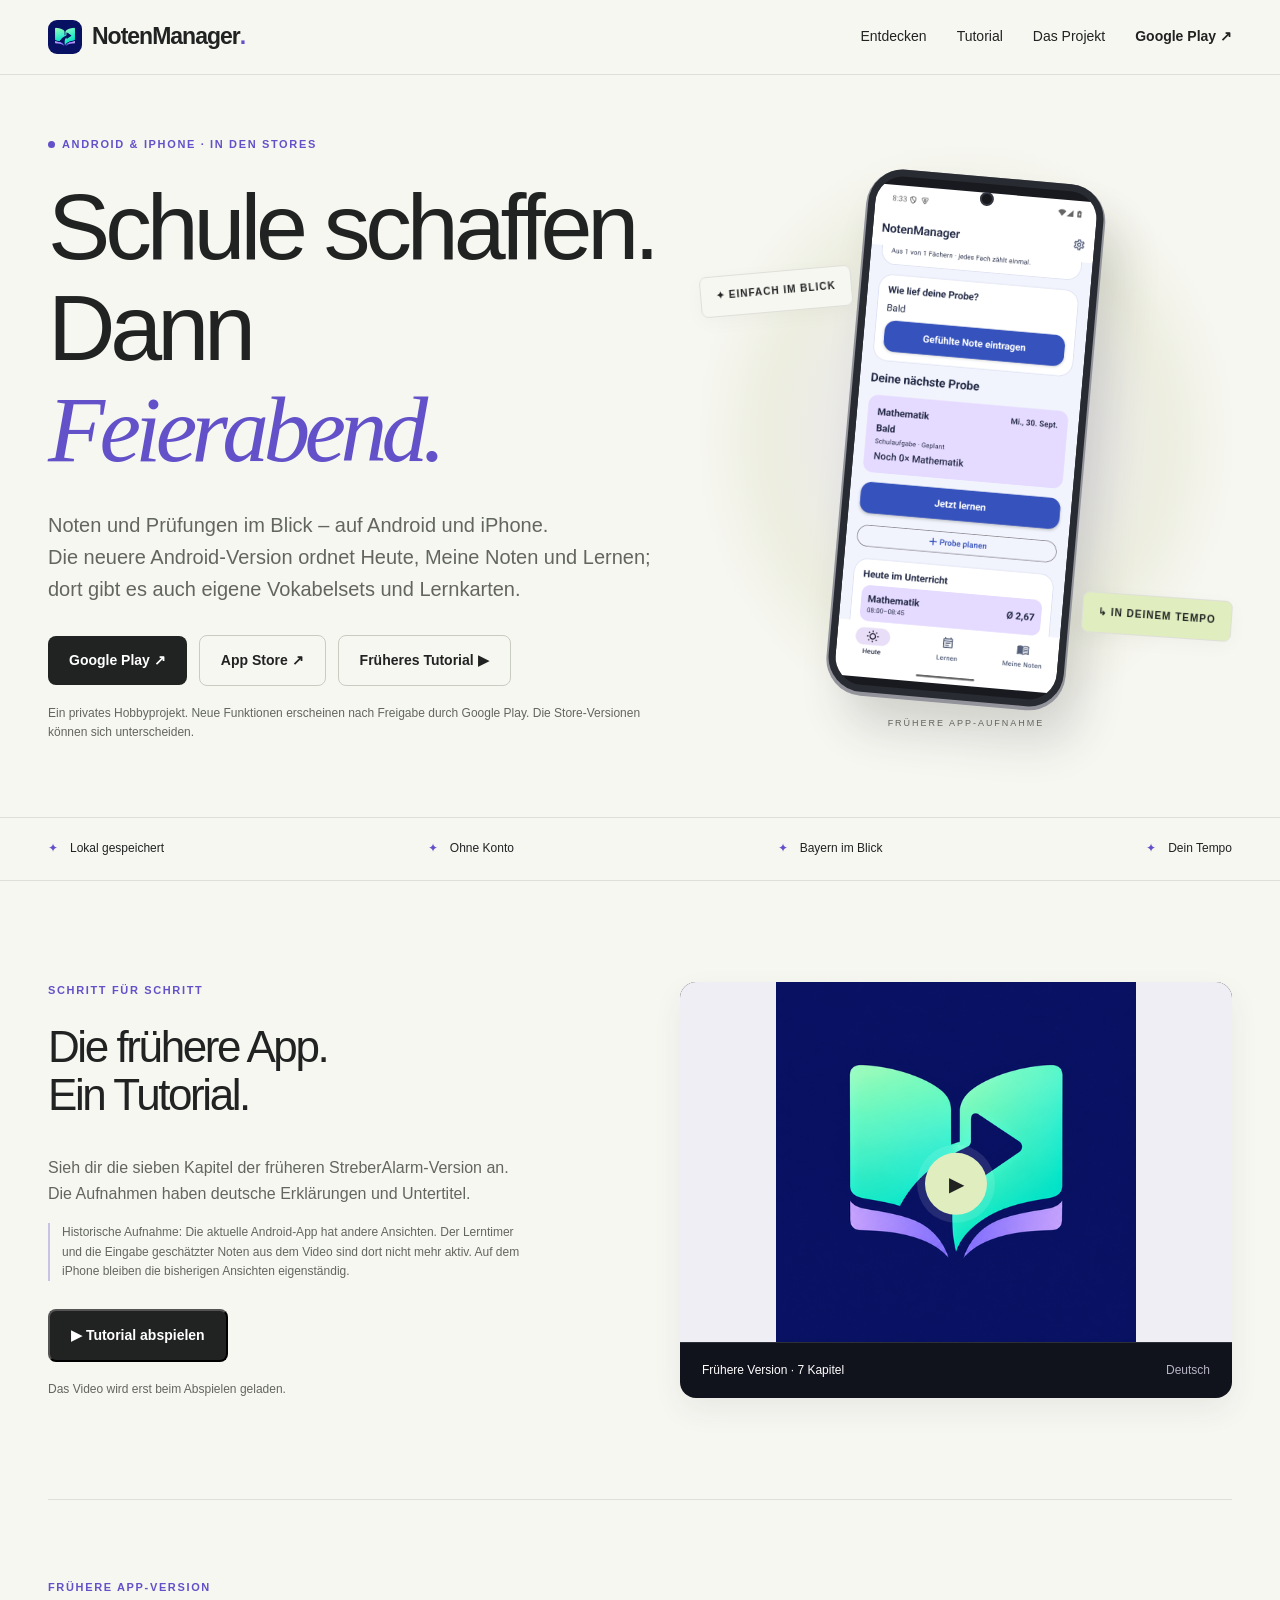
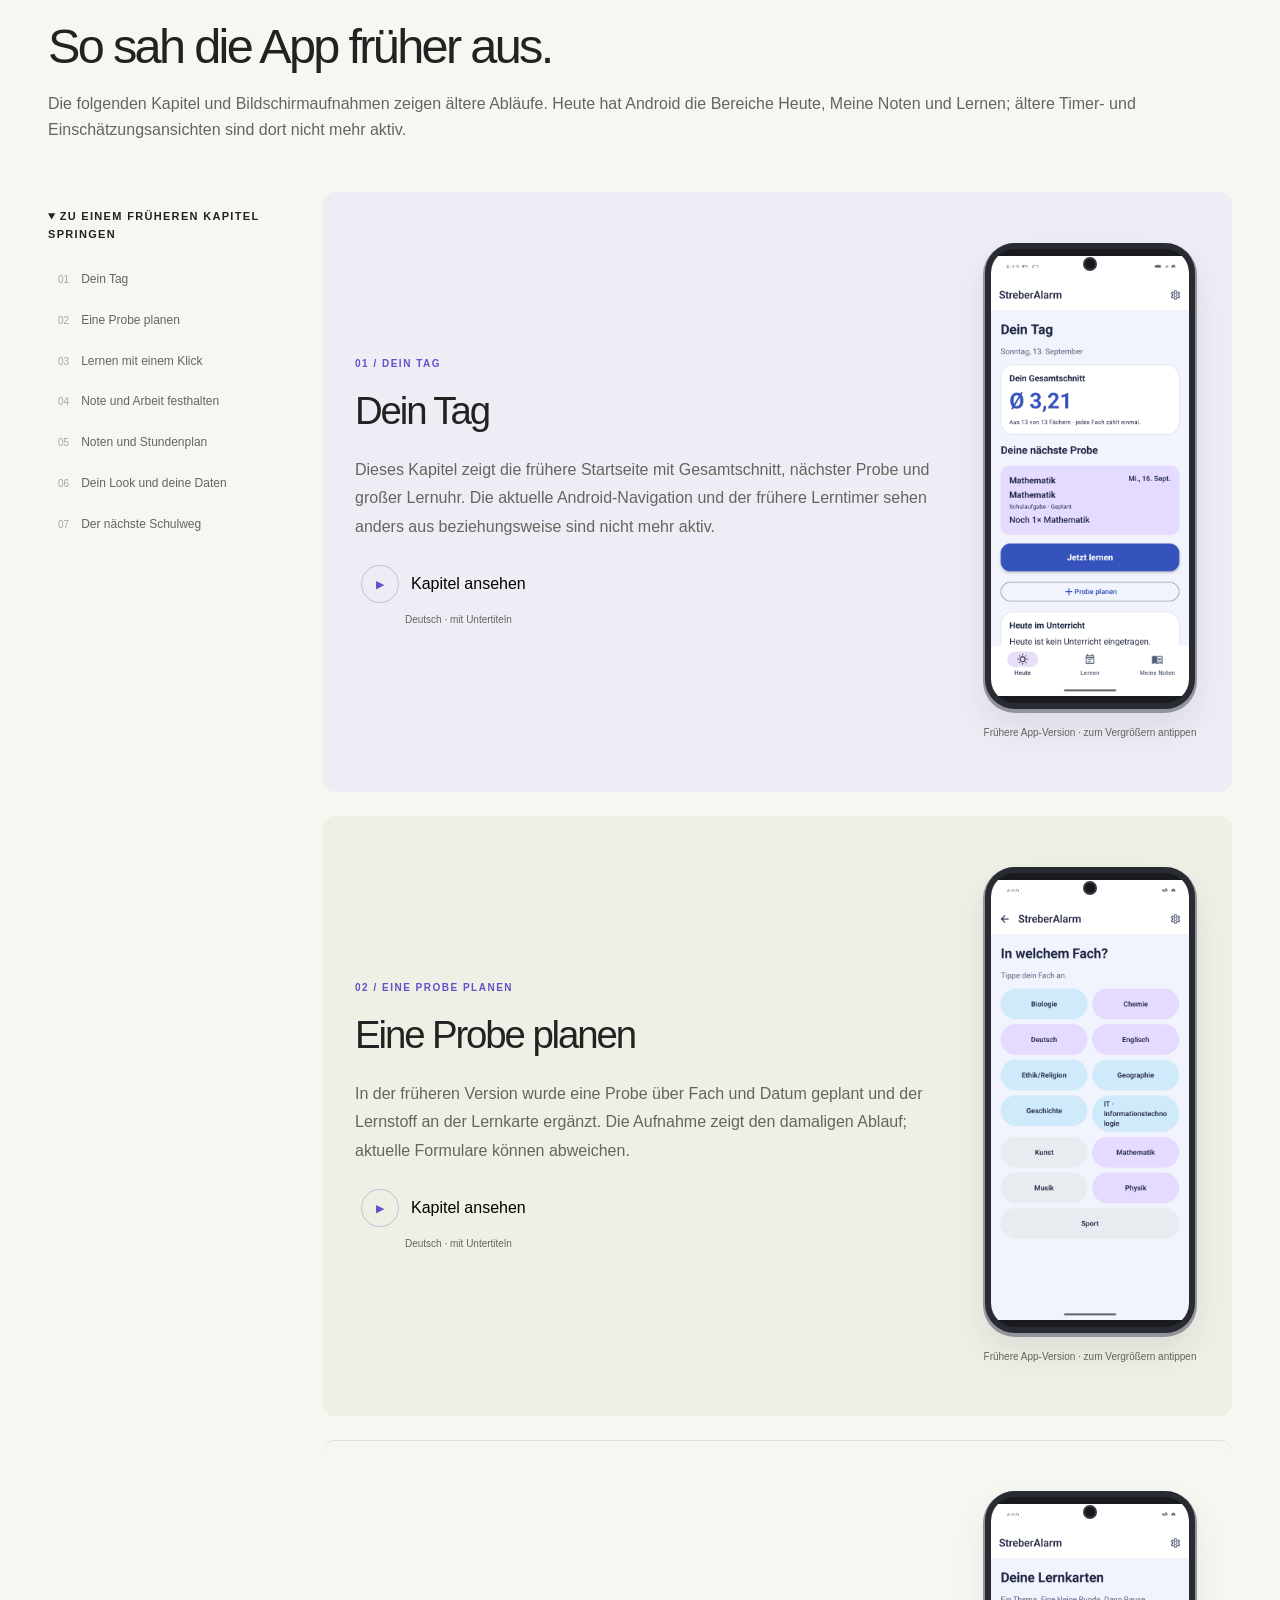
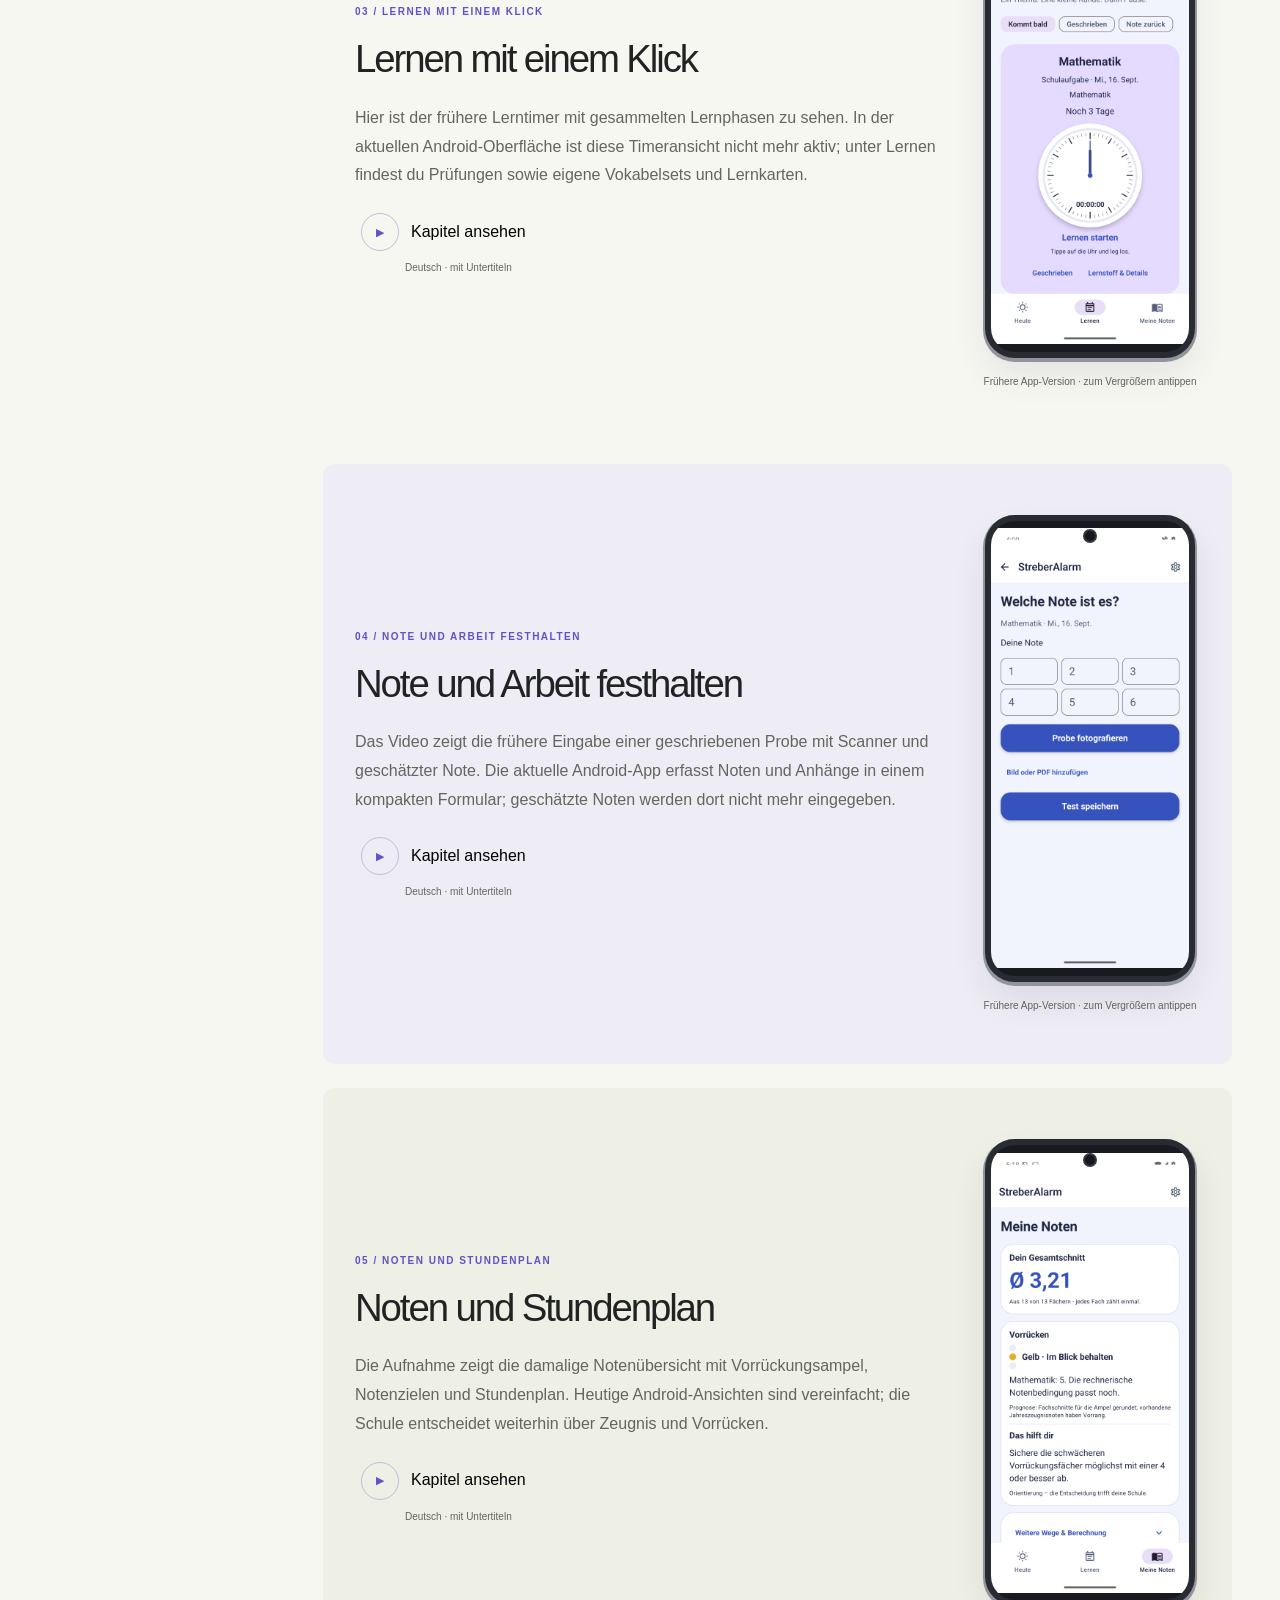
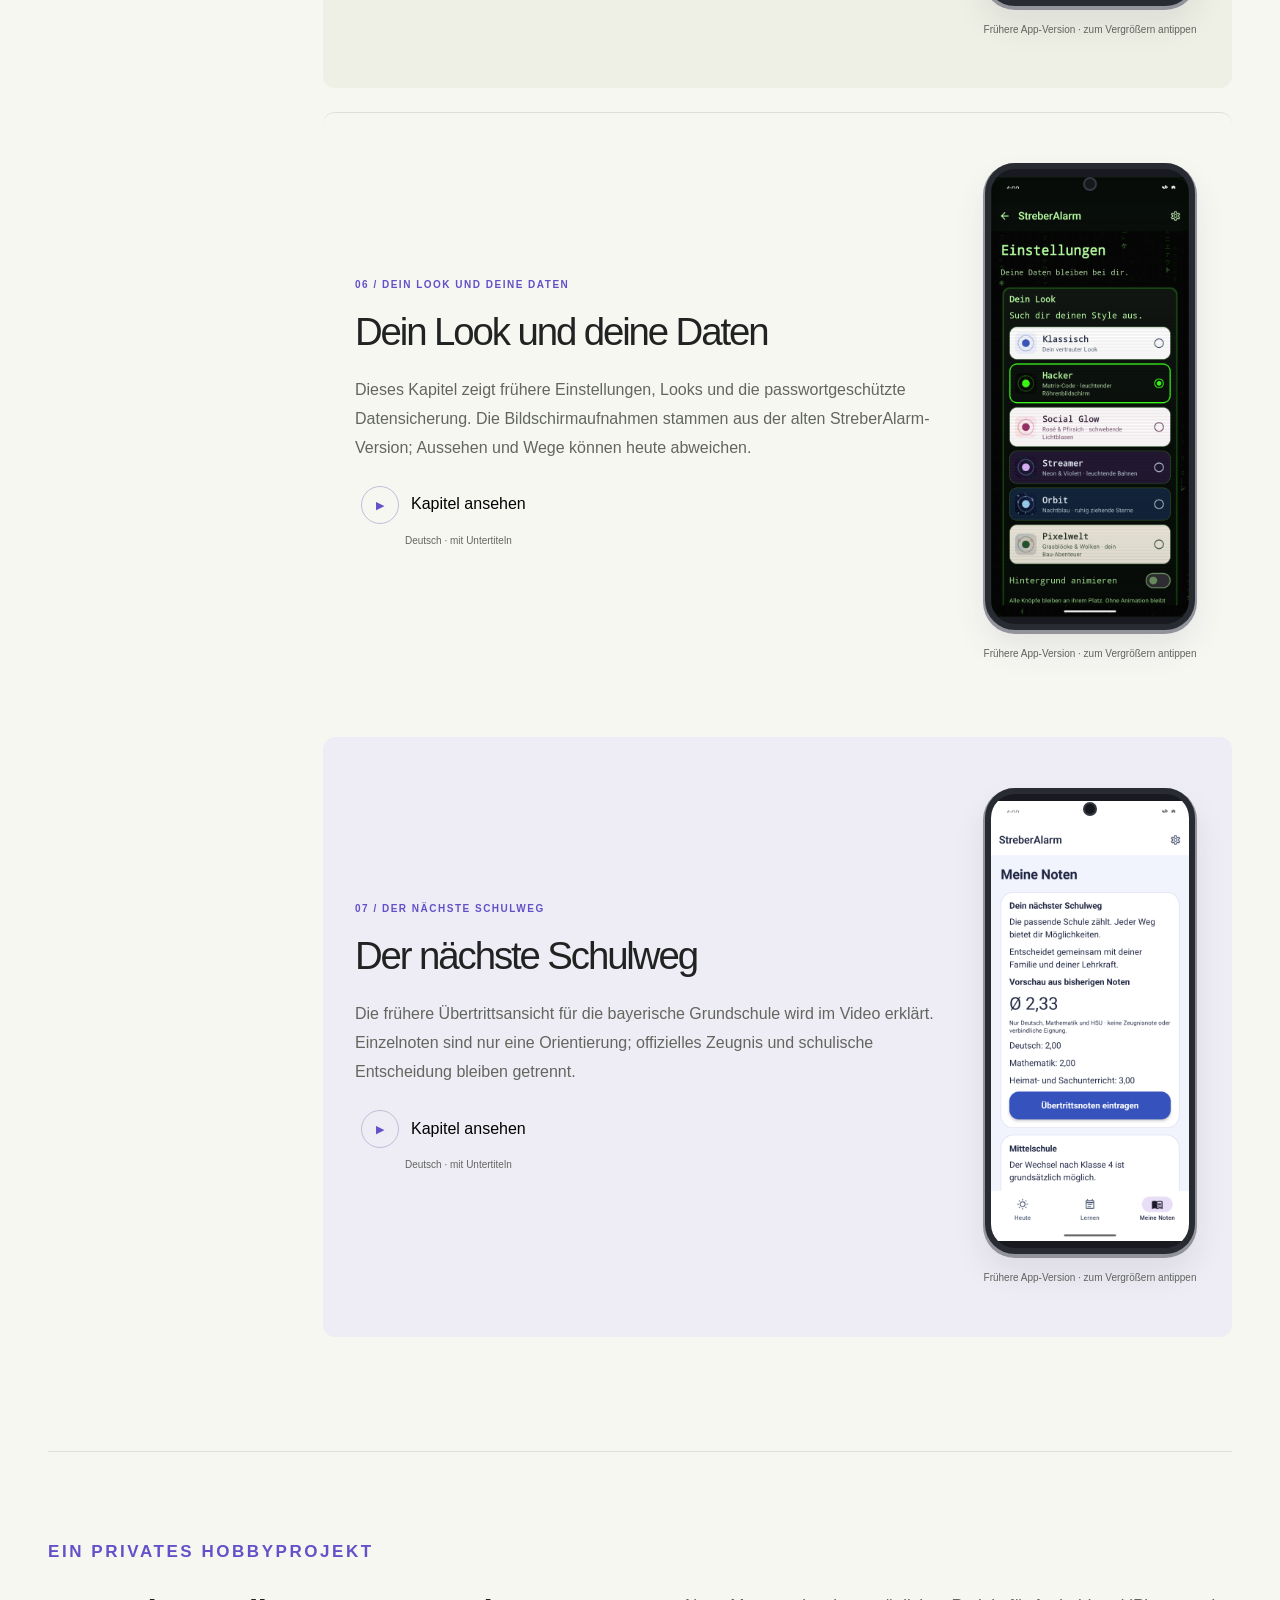
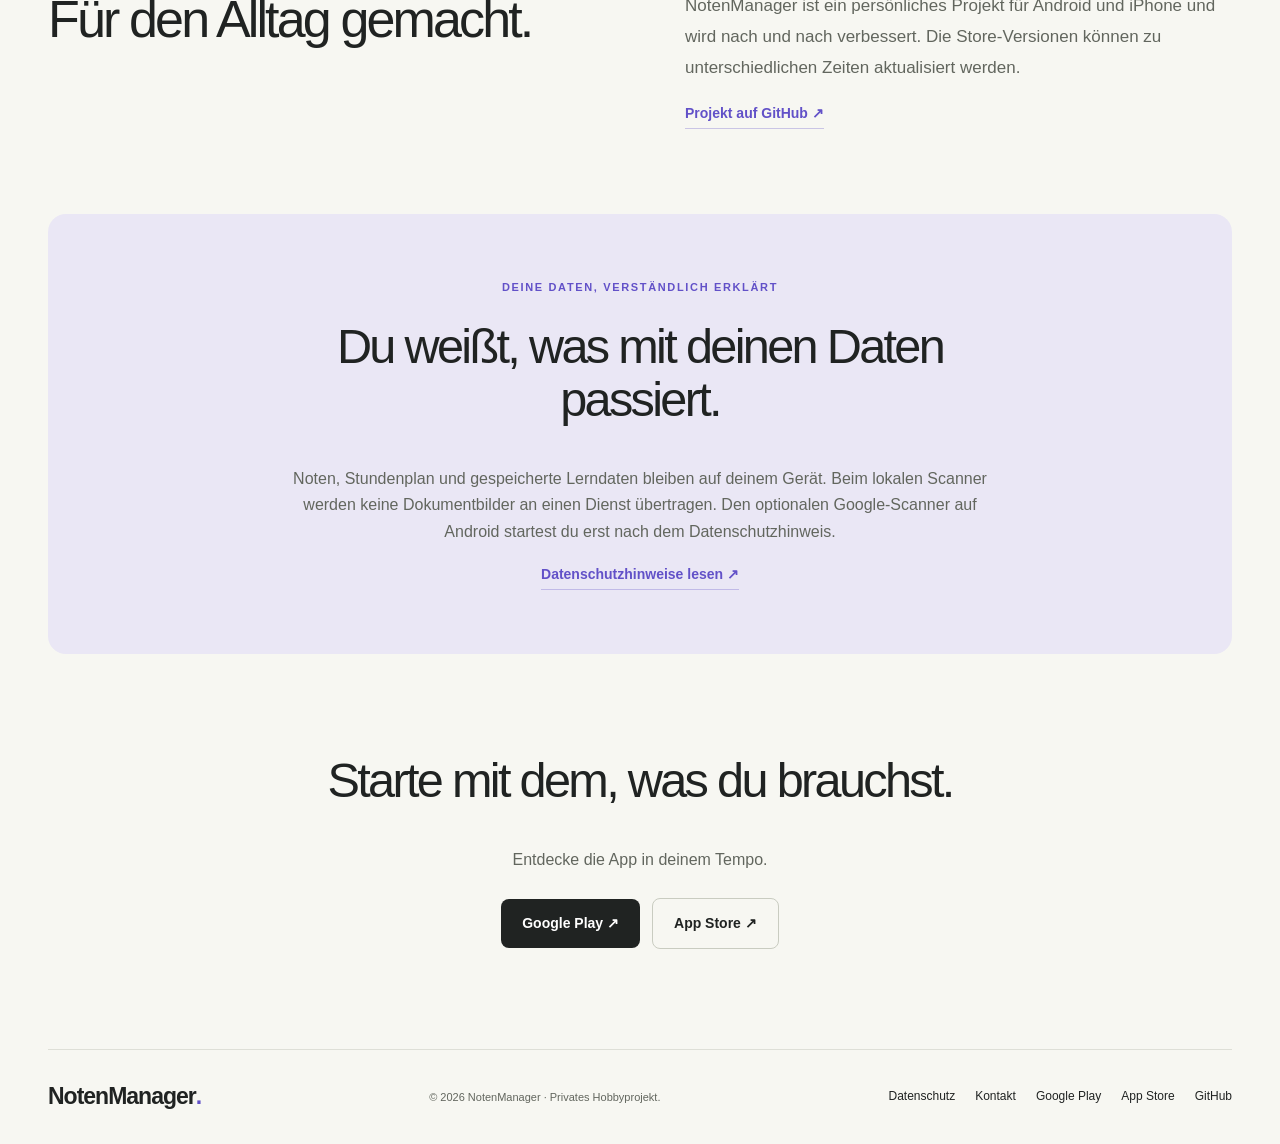
<file: website/public/index.html>
<!doctype html><html lang="de"><head><meta charset="utf-8"><meta name="viewport" content="width=device-width,initial-scale=1"><meta name="theme-color" content="#f7f7f2"><meta name="description" content="NotenManager für Android und iPhone: Store-Links, Funktionen und ein historisches Tutorial."><link rel="canonical" href="https://app.wean.de/notenmanager/"><meta property="og:title" content="NotenManager – App und Tutorial"><meta property="og:description" content="Noten und Prüfungen im Blick – auf Android und iPhone. Mit Store-Links und einem historischen Tutorial."><meta property="og:url" content="https://app.wean.de/notenmanager/"><meta property="og:image" content="https://app.wean.de/notenmanager/assets/logo.png"><link rel="icon" href="assets/logo.png"><link rel="stylesheet" href="style.css"><script defer src="site.js"></script><title>NotenManager – App und Tutorial</title></head><body><a class="skip" href="#main">Zum Inhalt</a><header class="site-header"><div class="header-inner"><a href="/notenmanager/" class="brand"><img src="assets/logo.png" width="34" height="34" alt="">NotenManager<span class="brand-dot">.</span></a><nav aria-label="Hauptnavigation"><a href="#features">Entdecken</a><a href="#tutorial">Tutorial</a><a href="#story">Das Projekt</a><a class="header-get" href="https://play.google.com/store/apps/details?id=com.streberalarm.app">Google Play ↗</a></nav></div></header><main id="main"><section class="hero wrap"><div class="hero-copy"><p class="eyebrow"><span class="status-dot"></span>ANDROID &amp; IPHONE · IN DEN STORES</p><h1>Schule schaffen.<br>Dann <em>Feierabend.</em></h1><p class="hero-description">Noten und Prüfungen im Blick – auf Android und iPhone.<br>Die neuere Android-Version ordnet Heute, Meine Noten und Lernen; dort gibt es auch eigene Vokabelsets und Lernkarten.</p><div class="hero-actions"><a class="button primary" href="https://play.google.com/store/apps/details?id=com.streberalarm.app">Google Play ↗</a><a class="button secondary" href="https://apps.apple.com/de/app/streberalarm-notenmanager/id6818794410">App Store ↗</a><a class="button secondary" href="#tutorial">Früheres Tutorial ▶</a></div><p class="small">Ein privates Hobbyprojekt. Neue Funktionen erscheinen nach Freigabe durch Google Play. Die Store-Versionen können sich unterscheiden.</p></div><div class="hero-visual"><div class="orbit-label label-top">✦ EINFACH IM BLICK</div><div class="hero-phone phone"><img src="assets/heute-notenmanager.png" width="922" height="2048" alt="NotenManager – Aufnahme einer früheren Android-Version" loading="lazy"></div><div class="orbit-label label-bottom">↳ IN DEINEM TEMPO</div><span class="visual-index">FRÜHERE APP-AUFNAHME</span></div></section><div class="principles"><div class="wrap"><span>Lokal gespeichert</span><span>Ohne Konto</span><span>Bayern im Blick</span><span>Dein Tempo</span></div></div><section class="tutorial wrap" id="tutorial"><div><p class="eyebrow">SCHRITT FÜR SCHRITT</p><h2>Die frühere App.<br>Ein Tutorial.</h2><p>Sieh dir die sieben Kapitel der früheren StreberAlarm-Version an. Die Aufnahmen haben deutsche Erklärungen und Untertitel.</p><p class="feature-note">Historische Aufnahme: Die aktuelle Android-App hat andere Ansichten. Der Lerntimer und die Eingabe geschätzter Noten aus dem Video sind dort nicht mehr aktiv. Auf dem iPhone bleiben die bisherigen Ansichten eigenständig.</p><button class="button primary" data-start="0" data-title="Historisches Tutorial">▶ Tutorial abspielen</button><p class="small">Das Video wird erst beim Abspielen geladen.</p></div><button class="tutorial-art" data-start="0" data-title="Historisches Tutorial"><img src="assets/logo.png" width="512" height="512" alt="NotenManager" loading="lazy"><span class="big-play">▶</span><span class="tutorial-caption">Frühere Version · 7 Kapitel <span>Deutsch</span></span></button></section><section class="features-heading wrap" id="features"><p class="eyebrow">FRÜHERE APP-VERSION</p><h2>So sah die App früher aus.</h2><p>Die folgenden Kapitel und Bildschirmaufnahmen zeigen ältere Abläufe. Heute hat Android die Bereiche Heute, Meine Noten und Lernen; ältere Timer- und Einschätzungsansichten sind dort nicht mehr aktiv.</p></section><div class="feature-layout wrap"><aside><details open><summary>Zu einem früheren Kapitel springen</summary><nav aria-label="Tutorial-Kapitel"><a href="#kapitel-01"><span>01</span>Dein Tag</a><a href="#kapitel-02"><span>02</span>Eine Probe planen</a><a href="#kapitel-03"><span>03</span>Lernen mit einem Klick</a><a href="#kapitel-04"><span>04</span>Note und Arbeit festhalten</a><a href="#kapitel-05"><span>05</span>Noten und Stundenplan</a><a href="#kapitel-06"><span>06</span>Dein Look und deine Daten</a><a href="#kapitel-07"><span>07</span>Der nächste Schulweg</a></nav></details></aside><div class="feature-sections"><section class="feature" id="kapitel-01"><div class="feature-copy"><p class="eyebrow">01 / Dein Tag</p><h2>Dein Tag</h2><p class="description">Dieses Kapitel zeigt die frühere Startseite mit Gesamtschnitt, nächster Probe und großer Lernuhr. Die aktuelle Android-Navigation und der frühere Lerntimer sehen anders aus beziehungsweise sind nicht mehr aktiv.</p><button class="watch" data-start="0" data-end="24.166666666666668" data-title="Dein Tag"><span class="play">▶</span> Kapitel ansehen</button><p class="video-hint">Deutsch · mit Untertiteln</p></div><figure><a class="phone" href="assets/01-heute.png" data-image><img src="assets/01-heute.png" width="1080" height="2400" alt="App-Aufnahme der früheren StreberAlarm-Version" loading="lazy"></a><figcaption>Frühere App-Version · zum Vergrößern antippen</figcaption></figure></section><section class="feature" id="kapitel-02"><div class="feature-copy"><p class="eyebrow">02 / Eine Probe planen</p><h2>Eine Probe planen</h2><p class="description">In der früheren Version wurde eine Probe über Fach und Datum geplant und der Lernstoff an der Lernkarte ergänzt. Die Aufnahme zeigt den damaligen Ablauf; aktuelle Formulare können abweichen.</p><button class="watch" data-start="24.166666666666668" data-end="46.93333333333334" data-title="Eine Probe planen"><span class="play">▶</span> Kapitel ansehen</button><p class="video-hint">Deutsch · mit Untertiteln</p></div><figure><a class="phone" href="assets/02-planen.png" data-image><img src="assets/02-planen.png" width="1080" height="2400" alt="App-Aufnahme der früheren StreberAlarm-Version" loading="lazy"></a><figcaption>Frühere App-Version · zum Vergrößern antippen</figcaption></figure></section><section class="feature" id="kapitel-03"><div class="feature-copy"><p class="eyebrow">03 / Lernen mit einem Klick</p><h2>Lernen mit einem Klick</h2><p class="description">Hier ist der frühere Lerntimer mit gesammelten Lernphasen zu sehen. In der aktuellen Android-Oberfläche ist diese Timeransicht nicht mehr aktiv; unter Lernen findest du Prüfungen sowie eigene Vokabelsets und Lernkarten.</p><button class="watch" data-start="46.93333333333334" data-end="70.13333333333334" data-title="Lernen mit einem Klick"><span class="play">▶</span> Kapitel ansehen</button><p class="video-hint">Deutsch · mit Untertiteln</p></div><figure><a class="phone" href="assets/03-lernen.png" data-image><img src="assets/03-lernen.png" width="1080" height="2400" alt="App-Aufnahme der früheren StreberAlarm-Version" loading="lazy"></a><figcaption>Frühere App-Version · zum Vergrößern antippen</figcaption></figure></section><section class="feature" id="kapitel-04"><div class="feature-copy"><p class="eyebrow">04 / Note und Arbeit festhalten</p><h2>Note und Arbeit festhalten</h2><p class="description">Das Video zeigt die frühere Eingabe einer geschriebenen Probe mit Scanner und geschätzter Note. Die aktuelle Android-App erfasst Noten und Anhänge in einem kompakten Formular; geschätzte Noten werden dort nicht mehr eingegeben.</p><button class="watch" data-start="70.13333333333334" data-end="95.26666666666668" data-title="Note und Arbeit festhalten"><span class="play">▶</span> Kapitel ansehen</button><p class="video-hint">Deutsch · mit Untertiteln</p></div><figure><a class="phone" href="assets/04-note.png" data-image><img src="assets/04-note.png" width="1080" height="2400" alt="App-Aufnahme der früheren StreberAlarm-Version" loading="lazy"></a><figcaption>Frühere App-Version · zum Vergrößern antippen</figcaption></figure></section><section class="feature" id="kapitel-05"><div class="feature-copy"><p class="eyebrow">05 / Noten und Stundenplan</p><h2>Noten und Stundenplan</h2><p class="description">Die Aufnahme zeigt die damalige Notenübersicht mit Vorrückungsampel, Notenzielen und Stundenplan. Heutige Android-Ansichten sind vereinfacht; die Schule entscheidet weiterhin über Zeugnis und Vorrücken.</p><button class="watch" data-start="95.26666666666668" data-end="125.06666666666668" data-title="Noten und Stundenplan"><span class="play">▶</span> Kapitel ansehen</button><p class="video-hint">Deutsch · mit Untertiteln</p></div><figure><a class="phone" href="assets/05-noten.png" data-image><img src="assets/05-noten.png" width="1080" height="2400" alt="App-Aufnahme der früheren StreberAlarm-Version" loading="lazy"></a><figcaption>Frühere App-Version · zum Vergrößern antippen</figcaption></figure></section><section class="feature" id="kapitel-06"><div class="feature-copy"><p class="eyebrow">06 / Dein Look und deine Daten</p><h2>Dein Look und deine Daten</h2><p class="description">Dieses Kapitel zeigt frühere Einstellungen, Looks und die passwortgeschützte Datensicherung. Die Bildschirmaufnahmen stammen aus der alten StreberAlarm-Version; Aussehen und Wege können heute abweichen.</p><button class="watch" data-start="125.06666666666668" data-end="152.33333333333334" data-title="Dein Look und deine Daten"><span class="play">▶</span> Kapitel ansehen</button><p class="video-hint">Deutsch · mit Untertiteln</p></div><figure><a class="phone" href="assets/06-hacker.png" data-image><img src="assets/06-hacker.png" width="1080" height="2400" alt="App-Aufnahme der früheren StreberAlarm-Version" loading="lazy"></a><figcaption>Frühere App-Version · zum Vergrößern antippen</figcaption></figure></section><section class="feature" id="kapitel-07"><div class="feature-copy"><p class="eyebrow">07 / Der nächste Schulweg</p><h2>Der nächste Schulweg</h2><p class="description">Die frühere Übertrittsansicht für die bayerische Grundschule wird im Video erklärt. Einzelnoten sind nur eine Orientierung; offizielles Zeugnis und schulische Entscheidung bleiben getrennt.</p><button class="watch" data-start="152.33333333333334" data-end="181.8" data-title="Der nächste Schulweg"><span class="play">▶</span> Kapitel ansehen</button><p class="video-hint">Deutsch · mit Untertiteln</p></div><figure><a class="phone" href="assets/07-uebertritt.png" data-image><img src="assets/07-uebertritt.png" width="1080" height="2400" alt="App-Aufnahme der früheren StreberAlarm-Version" loading="lazy"></a><figcaption>Frühere App-Version · zum Vergrößern antippen</figcaption></figure></section></div></div><section class="story wrap" id="story"><p class="eyebrow">EIN PRIVATES HOBBYPROJEKT</p><h2>Für den Alltag gemacht.</h2><div><p>NotenManager ist ein persönliches Projekt für Android und iPhone und wird nach und nach verbessert. Die Store-Versionen können zu unterschiedlichen Zeiten aktualisiert werden.</p><a class="text-link" href="https://github.com/vibecodingwean/notenmanager">Projekt auf GitHub ↗</a></div></section><section class="privacy wrap" id="privacy"><p class="eyebrow">DEINE DATEN, VERSTÄNDLICH ERKLÄRT</p><h2>Du weißt, was mit deinen Daten passiert.</h2><p>Noten, Stundenplan und gespeicherte Lerndaten bleiben auf deinem Gerät. Beim lokalen Scanner werden keine Dokumentbilder an einen Dienst übertragen. Den optionalen Google-Scanner auf Android startest du erst nach dem Datenschutzhinweis.</p><a class="text-link" href="privacy.html">Datenschutzhinweise lesen ↗</a></section><section class="closing wrap"><h2>Starte mit dem, was du brauchst.</h2><p>Entdecke die App in deinem Tempo.</p><div class="hero-actions"><a class="button primary" href="https://play.google.com/store/apps/details?id=com.streberalarm.app">Google Play ↗</a><a class="button secondary" href="https://apps.apple.com/de/app/streberalarm-notenmanager/id6818794410">App Store ↗</a></div></section></main><footer class="wrap footer"><a class="brand" href="/notenmanager/">NotenManager<span class="brand-dot">.</span></a><p>© 2026 NotenManager · Privates Hobbyprojekt.</p><nav aria-label="Fußzeile"><a href="privacy.html">Datenschutz</a><a href="kontakt.html">Kontakt</a><a href="https://play.google.com/store/apps/details?id=com.streberalarm.app">Google Play</a><a href="https://apps.apple.com/de/app/streberalarm-notenmanager/id6818794410">App Store</a><a href="https://github.com/vibecodingwean/notenmanager">GitHub</a></nav></footer><dialog id="media-dialog" aria-labelledby="media-title"><div class="dialog-top"><h2 id="media-title"></h2><button class="close" aria-label="Schließen">✕</button></div><div id="media-content"></div><p id="media-caption"></p></dialog></body></html>
</file>
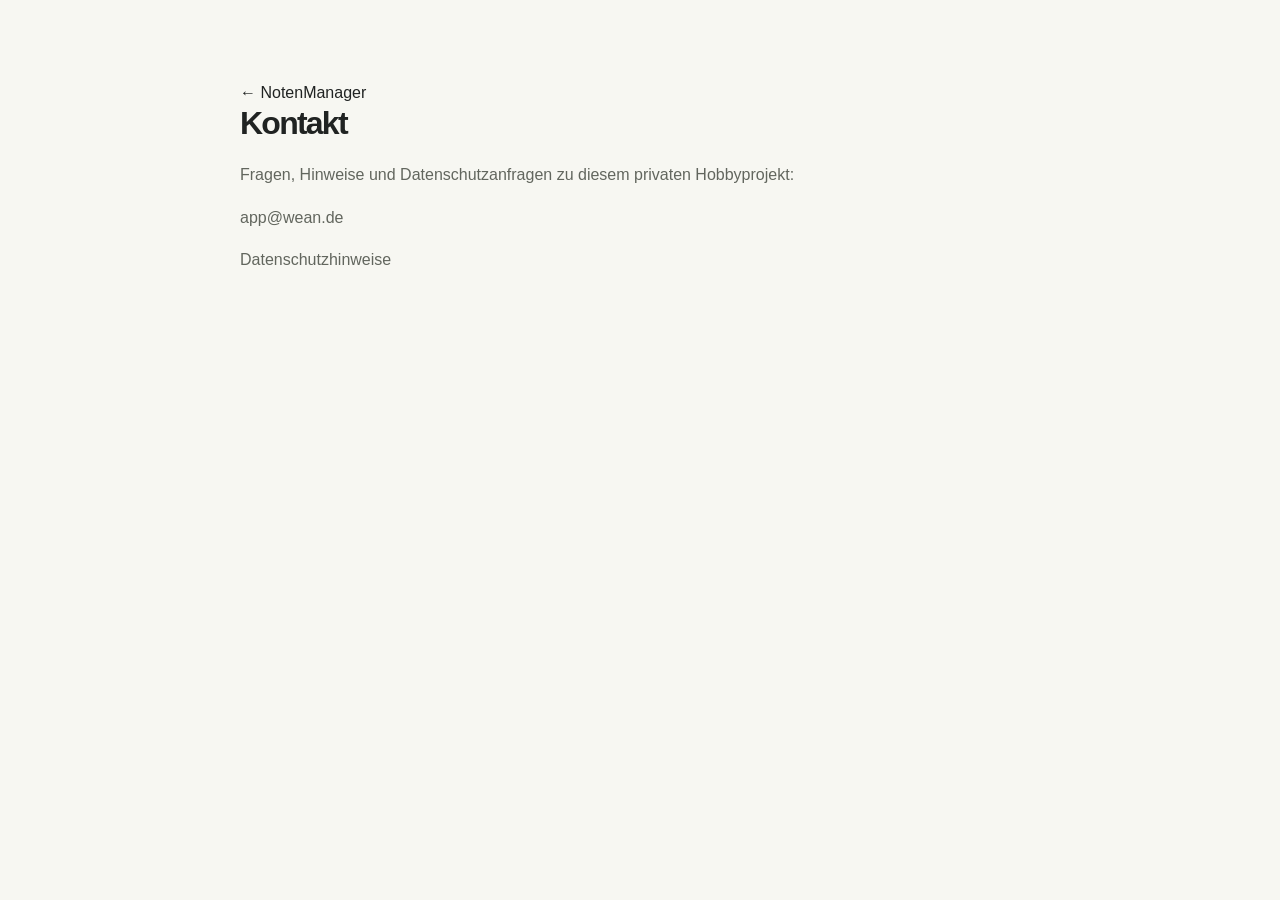
<file: website/public/kontakt.html>
<!doctype html><html lang="de"><meta charset="utf-8"><meta name="viewport" content="width=device-width,initial-scale=1"><link rel="stylesheet" href="style.css"><title>Kontakt – NotenManager</title><main class="wrap" style="padding-block:80px;max-width:800px"><a href="index.html">← NotenManager</a><h1>Kontakt</h1><p>Fragen, Hinweise und Datenschutzanfragen zu diesem privaten Hobbyprojekt:</p><p><a href="mailto:app@wean.de">app@wean.de</a></p><p><a href="privacy.html">Datenschutzhinweise</a></p></main></html>
</file>
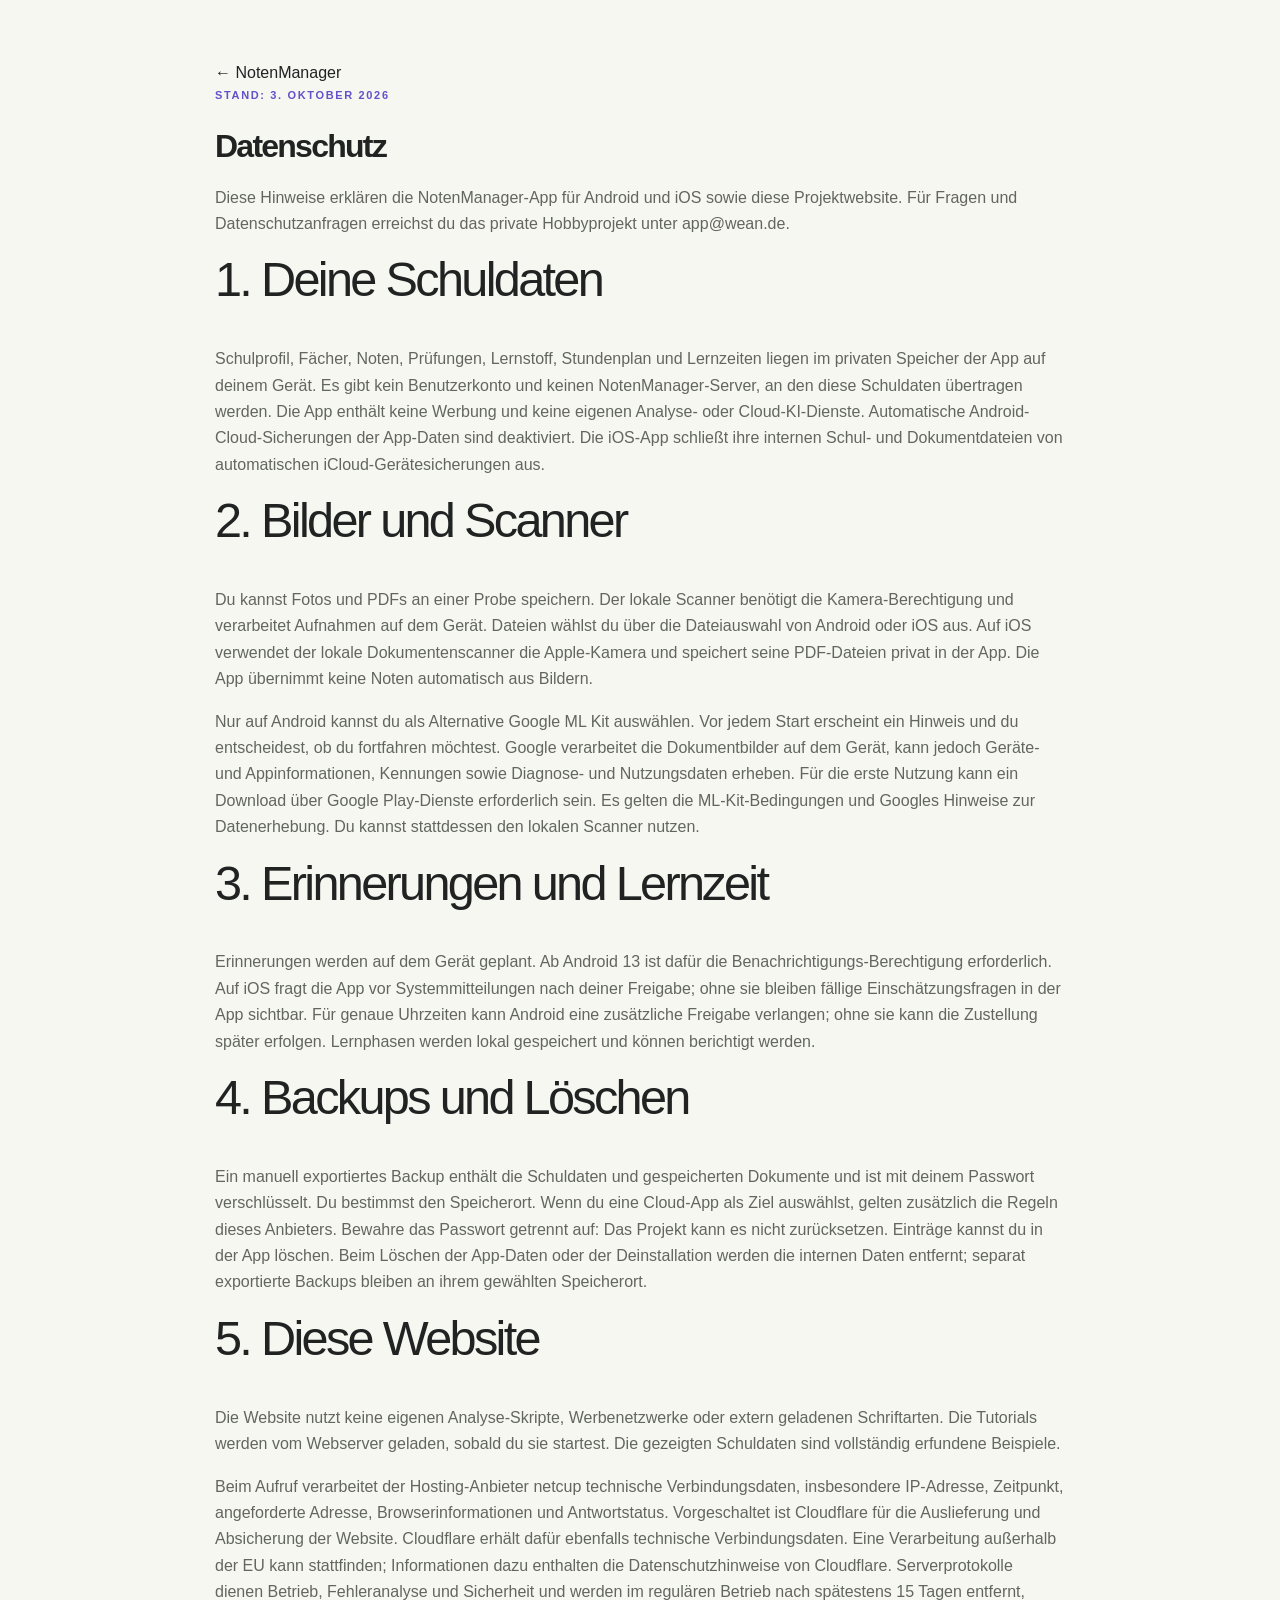
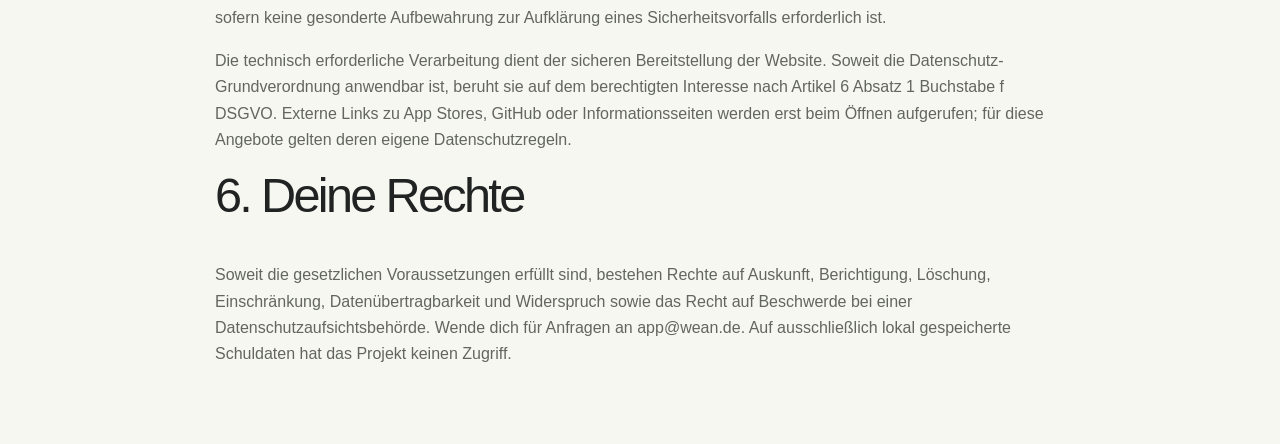
<file: website/public/privacy.html>
<!doctype html><html lang="de"><head><meta charset="utf-8"><meta name="viewport" content="width=device-width,initial-scale=1"><title>Datenschutz – NotenManager</title><link rel="stylesheet" href="style.css"></head><body><main class="wrap" style="max-width:850px;padding-block:60px"><a href="index.html">← NotenManager</a><p class="eyebrow">Stand: 3. Oktober 2026</p><h1>Datenschutz</h1><p>Diese Hinweise erklären die NotenManager-App für Android und iOS sowie diese Projektwebsite. Für Fragen und Datenschutzanfragen erreichst du das private Hobbyprojekt unter <a href="mailto:app@wean.de">app@wean.de</a>.</p><h2>1. Deine Schuldaten</h2><p>Schulprofil, Fächer, Noten, Prüfungen, Lernstoff, Stundenplan und Lernzeiten liegen im privaten Speicher der App auf deinem Gerät. Es gibt kein Benutzerkonto und keinen NotenManager-Server, an den diese Schuldaten übertragen werden. Die App enthält keine Werbung und keine eigenen Analyse- oder Cloud-KI-Dienste. Automatische Android-Cloud-Sicherungen der App-Daten sind deaktiviert. Die iOS-App schließt ihre internen Schul- und Dokumentdateien von automatischen iCloud-Gerätesicherungen aus.</p><h2>2. Bilder und Scanner</h2><p>Du kannst Fotos und PDFs an einer Probe speichern. Der lokale Scanner benötigt die Kamera-Berechtigung und verarbeitet Aufnahmen auf dem Gerät. Dateien wählst du über die Dateiauswahl von Android oder iOS aus. Auf iOS verwendet der lokale Dokumentenscanner die Apple-Kamera und speichert seine PDF-Dateien privat in der App. Die App übernimmt keine Noten automatisch aus Bildern.</p><p>Nur auf Android kannst du als Alternative Google ML Kit auswählen. Vor jedem Start erscheint ein Hinweis und du entscheidest, ob du fortfahren möchtest. Google verarbeitet die Dokumentbilder auf dem Gerät, kann jedoch Geräte- und Appinformationen, Kennungen sowie Diagnose- und Nutzungsdaten erheben. Für die erste Nutzung kann ein Download über Google Play-Dienste erforderlich sein. Es gelten die <a href="https://developers.google.com/ml-kit/terms">ML-Kit-Bedingungen</a> und Googles <a href="https://developers.google.com/ml-kit/android-data-disclosure">Hinweise zur Datenerhebung</a>. Du kannst stattdessen den lokalen Scanner nutzen.</p><h2>3. Erinnerungen und Lernzeit</h2><p>Erinnerungen werden auf dem Gerät geplant. Ab Android 13 ist dafür die Benachrichtigungs-Berechtigung erforderlich. Auf iOS fragt die App vor Systemmitteilungen nach deiner Freigabe; ohne sie bleiben fällige Einschätzungsfragen in der App sichtbar. Für genaue Uhrzeiten kann Android eine zusätzliche Freigabe verlangen; ohne sie kann die Zustellung später erfolgen. Lernphasen werden lokal gespeichert und können berichtigt werden.</p><h2>4. Backups und Löschen</h2><p>Ein manuell exportiertes Backup enthält die Schuldaten und gespeicherten Dokumente und ist mit deinem Passwort verschlüsselt. Du bestimmst den Speicherort. Wenn du eine Cloud-App als Ziel auswählst, gelten zusätzlich die Regeln dieses Anbieters. Bewahre das Passwort getrennt auf: Das Projekt kann es nicht zurücksetzen. Einträge kannst du in der App löschen. Beim Löschen der App-Daten oder der Deinstallation werden die internen Daten entfernt; separat exportierte Backups bleiben an ihrem gewählten Speicherort.</p><h2>5. Diese Website</h2><p>Die Website nutzt keine eigenen Analyse-Skripte, Werbenetzwerke oder extern geladenen Schriftarten. Die Tutorials werden vom Webserver geladen, sobald du sie startest. Die gezeigten Schuldaten sind vollständig erfundene Beispiele.</p><p>Beim Aufruf verarbeitet der Hosting-Anbieter netcup technische Verbindungsdaten, insbesondere IP-Adresse, Zeitpunkt, angeforderte Adresse, Browserinformationen und Antwortstatus. Vorgeschaltet ist Cloudflare für die Auslieferung und Absicherung der Website. Cloudflare erhält dafür ebenfalls technische Verbindungsdaten. Eine Verarbeitung außerhalb der EU kann stattfinden; Informationen dazu enthalten die <a href="https://www.cloudflare.com/privacypolicy/">Datenschutzhinweise von Cloudflare</a>. Serverprotokolle dienen Betrieb, Fehleranalyse und Sicherheit und werden im regulären Betrieb nach spätestens 15 Tagen entfernt, sofern keine gesonderte Aufbewahrung zur Aufklärung eines Sicherheitsvorfalls erforderlich ist.</p><p>Die technisch erforderliche Verarbeitung dient der sicheren Bereitstellung der Website. Soweit die Datenschutz-Grundverordnung anwendbar ist, beruht sie auf dem berechtigten Interesse nach Artikel 6 Absatz 1 Buchstabe f DSGVO. Externe Links zu App Stores, GitHub oder Informationsseiten werden erst beim Öffnen aufgerufen; für diese Angebote gelten deren eigene Datenschutzregeln.</p><h2>6. Deine Rechte</h2><p>Soweit die gesetzlichen Voraussetzungen erfüllt sind, bestehen Rechte auf Auskunft, Berichtigung, Löschung, Einschränkung, Datenübertragbarkeit und Widerspruch sowie das Recht auf Beschwerde bei einer Datenschutzaufsichtsbehörde. Wende dich für Anfragen an <a href="mailto:app@wean.de">app@wean.de</a>. Auf ausschließlich lokal gespeicherte Schuldaten hat das Projekt keinen Zugriff.</p></main></body></html>
</file>
<file: website/public/style.css>
:root{--paper:#f7f7f2;--ink:#202322;--muted:#62665e;--line:#dedfd7;--purple:#6251c8;--tint:#eeedf8;--lime:#dfedbf}*{box-sizing:border-box}html{scroll-behavior:smooth;scroll-padding-top:104px}body{margin:0;background:var(--paper);color:var(--ink);font:16px/1.65 Arial,Helvetica,sans-serif}a{color:inherit;text-decoration:none}button{font:inherit;cursor:pointer}a,button,summary{-webkit-tap-highlight-color:transparent}a:focus-visible,button:focus-visible,summary:focus-visible{outline:3px solid var(--purple);outline-offset:6px}img{max-width:100%;display:block;height:auto}h1,h2,h3,p{margin-top:0}h1,h2,h3{line-height:1.08;letter-spacing:-.055em}h2{font-size:clamp(32px,3.8vw,52px);font-weight:500}h3{font-size:27px;font-weight:500}p{color:var(--muted)}.wrap{width:min(1240px,calc(100% - 96px));margin-inline:auto}.site-header{position:sticky;top:0;z-index:10;border-bottom:1px solid var(--line);background:rgba(247,247,242,.96);backdrop-filter:blur(16px)}.header-inner{max-width:1440px;margin:auto;padding:18px 48px;display:flex;align-items:center;justify-content:space-between;gap:20px}.brand{display:flex;align-items:center;font-size:23px;letter-spacing:-1px;font-weight:700;color:var(--ink);white-space:nowrap}.brand img{margin-right:10px;border-radius:9px}.brand-dot{color:var(--purple)}nav{display:flex;gap:30px;font-size:14px}.header-get{font-weight:700}.header-get span{color:var(--purple);margin-left:8px}.hero{min-height:740px;display:grid;grid-template-columns:1.15fr 1fr;align-items:center;gap:40px;padding-block:60px 75px}.eyebrow{font-size:11px;font-weight:700;letter-spacing:.15em;text-transform:uppercase;color:var(--purple);margin-bottom:24px}.status-dot{display:inline-block;width:7px;height:7px;border-radius:100%;background:var(--purple);margin-right:7px}.hero h1{font-size:clamp(62px,7.3vw,104px);font-weight:500;margin-bottom:28px}.hero h1 em{font-family:Georgia,serif;font-weight:400;color:var(--purple);letter-spacing:-.06em}.hero-description{font-size:20px;line-height:1.6;margin-bottom:30px}.hero-actions{display:flex;gap:12px;flex-wrap:wrap;align-items:center}.button{display:inline-flex;align-items:center;justify-content:center;gap:20px;padding:14px 21px;border-radius:8px;font-size:14px;font-weight:600;line-height:1.5;transition:transform .15s,background .15s}.button:hover{transform:translateY(-2px)}.primary{background:var(--ink);color:#fff}.primary:hover{background:var(--purple)}.secondary{border:1px solid #c9ccc1;background:transparent}.small{font-size:12px;line-height:1.6;margin-top:18px;margin-bottom:0}.hero-visual{height:585px;position:relative;display:grid;place-items:center;background:radial-gradient(ellipse at center,#e9e5f7 0%,#edeee0 53%,transparent 72%)}.phone{display:block;position:relative;background:#191a20;border:7px solid #292b32;border-radius:35px;overflow:hidden;box-shadow:0 2px 0 2px #92939b,0 18px 34px #26253f17;aspect-ratio:9/20}.phone:after{content:"";position:absolute;top:8px;left:50%;width:10px;height:10px;background:#17181c;border:2px solid #343641;border-radius:50%;transform:translateX(-50%);pointer-events:none}.phone img{width:100%;height:100%;object-fit:contain}.hero-phone{width:236px;transform:rotate(5deg);box-shadow:0 2px 0 2px #92939b,18px 35px 45px #292b3229}.orbit-label{position:absolute;background:var(--paper);z-index:1;border:1px solid var(--line);border-radius:7px;font-size:10px;letter-spacing:.1em;font-weight:700;padding:11px 15px;box-shadow:0 5px 20px #20232208}.orbit-label span{font-size:18px;color:var(--purple);margin-right:8px}.label-top{left:0;top:125px;transform:rotate(-5deg)}.label-bottom{right:0;bottom:95px;transform:rotate(4deg);background:var(--lime)}.visual-index{position:absolute;bottom:0;font-size:9px;letter-spacing:.22em;color:var(--muted)}.principles{border-block:1px solid var(--line);padding:21px 0}.principles .wrap{display:flex;justify-content:space-between;gap:15px;font-size:12px}.principles span:before{content:"✦";color:var(--purple);margin-right:12px}.tutorial{display:grid;grid-template-columns:1fr 1fr;gap:80px;align-items:center;padding-block:100px}.tutorial h2{font-size:44px}.tutorial p{max-width:480px}.text-link{font-size:14px;font-weight:600;display:inline-block;color:var(--purple);border-bottom:1px solid #6251c84d;padding-bottom:3px}.tutorial .text-link{display:block;width:max-content;margin-top:16px}.tutorial-art{position:relative;background:#10121c;border-radius:16px;overflow:hidden;box-shadow:0 12px 30px #27243812}.tutorial-art img{width:100%}.big-play{position:absolute;top:50%;left:50%;transform:translate(-50%,-60%);border-radius:50%;background:var(--lime);color:var(--ink);width:62px;height:62px;display:grid;place-items:center;font-size:20px;box-shadow:0 0 0 8px #ffffff1c}.tutorial-caption{display:flex;justify-content:space-between;padding:18px 22px;border-top:1px solid #ffffff20;color:#fff;font-size:12px}.tutorial-caption span{color:#b6b4c3}.duration{opacity:.7;font-size:12px;font-weight:400}.features-heading{border-top:1px solid var(--line);padding-top:78px}.features-heading h2{margin-bottom:18px}.feature-layout{display:grid;grid-template-columns:225px minmax(0,1fr);gap:50px;align-items:start;padding-block:32px 90px}.feature-layout aside{position:sticky;top:110px;padding-top:15px}.feature-layout details summary{font-size:11px;text-transform:uppercase;letter-spacing:.12em;font-weight:700;margin-bottom:18px;cursor:pointer}.feature-layout details nav{display:flex;flex-direction:column;gap:3px}.feature-layout aside a{display:flex;align-items:baseline;gap:12px;font-size:12px;padding:9px 10px;border-radius:5px;color:var(--muted)}.feature-layout aside a span{font-size:10px;opacity:.55;font-variant-numeric:tabular-nums}.feature-layout aside a:hover,.feature-layout aside a[aria-current=true]{color:var(--purple);background:#eae8f2}.feature{display:grid;grid-template-columns:minmax(0,1fr) 220px;gap:42px;align-items:center;border-top:1px solid var(--line);padding:50px 32px;margin-bottom:24px;min-height:580px;border-radius:12px;scroll-margin-top:6px}.feature:nth-child(3n+1){background:#eeedf5;border-top-color:transparent}.feature:nth-child(3n+2){background:#eef0e5;border-top-color:transparent}.feature h2{font-size:clamp(32px,3vw,42px);max-width:440px;margin-bottom:24px}.feature .eyebrow{font-size:10px;margin-bottom:18px;line-height:1.6}.description{font-size:16px;line-height:1.8;margin-bottom:22px}.feature-note{font-size:12px;line-height:1.6;color:#62665e;border-left:2px solid #c9c3e5;padding-left:12px;margin-bottom:28px}.watch{display:inline-flex;align-items:center;gap:12px;font-size:13px;font-weight:700}.play{border:1px solid #c3bcd9;width:38px;height:38px;border-radius:50%;display:grid;place-items:center;font-size:11px;color:var(--purple);transition:background .15s}.watch:hover .play{background:var(--purple);color:#fff}.video-hint{font-size:10px;margin:8px 0 0 50px}.feature figure{margin:0;text-align:center}.feature .phone{width:210px;margin:auto;border-width:6px;border-radius:30px;transition:transform .2s}.feature .phone:hover{transform:translateY(-4px)}figcaption{color:var(--muted);font-size:10px;margin-top:16px}figcaption span{margin-left:6px}.story{display:grid;grid-template-columns:1fr 1fr;column-gap:90px;padding-block:85px;border-top:1px solid var(--line)}.story>.eyebrow{grid-column:1/-1}.story h2{font-size:52px}.story p{font-size:17px;line-height:1.8}.desktop{padding-block:65px 90px;border-top:1px solid var(--line)}.desktop h2{max-width:520px}.desktop-options{display:grid;grid-template-columns:1fr 1fr;gap:30px}.desktop-options article{padding:30px;background:#eceee4;border-radius:12px}.desktop-options h3{margin:18px 0}.desktop-options p{max-width:470px}.privacy{padding:64px 70px;background:#eae7f5;border-radius:18px;text-align:center}.privacy h2{max-width:730px;margin-inline:auto}.privacy>p:not(.eyebrow){max-width:720px;margin-inline:auto}.data-flow{display:flex;justify-content:center;align-items:center;gap:22px;margin:36px 0;font-size:14px}.data-flow span:not(:nth-child(2)){background:#ffffff80;padding:16px 24px;border:1px solid #d2cce3;border-radius:8px}.closing{text-align:center;padding-block:100px}.closing .hero-actions{justify-content:center;margin-top:25px}.footer{border-top:1px solid var(--line);padding-block:28px;display:flex;align-items:center;justify-content:space-between;gap:25px;flex-wrap:wrap}.footer p{font-size:11px;margin:0}.footer nav{font-size:12px;gap:20px;flex-wrap:wrap}.skip{position:fixed;left:10px;top:-100px;background:white;padding:14px;z-index:100}.skip:focus{top:10px}.sr-only{position:absolute;width:1px;height:1px;padding:0;margin:-1px;overflow:hidden;clip:rect(0,0,0,0);white-space:nowrap;border:0}dialog{background:var(--paper);color:var(--ink);border:1px solid var(--line);border-radius:15px;padding:18px 24px;max-width:calc(100% - 24px);max-height:calc(100dvh - 24px);width:480px;overscroll-behavior:contain}dialog::backdrop{background:#11131cd9;backdrop-filter:blur(5px)}.dialog-top{display:flex;justify-content:space-between;gap:16px;align-items:center;margin-bottom:14px}.dialog-top h2{font-size:19px;letter-spacing:-.025em;margin:0}.close{border:1px solid var(--line);background:transparent;border-radius:50%;width:38px;height:38px;flex-shrink:0}.media-frame{aspect-ratio:9/20;width:min(100%,calc((100dvh - 190px)*.45));min-width:200px;margin-inline:auto;background:#10121c;border-radius:8px;overflow:hidden}.media-frame iframe{width:100%;height:100%;border:0;display:block}.media-image{height:auto;max-height:calc(100dvh - 155px);width:auto;max-width:100%;margin:auto;border:6px solid #292b32;border-radius:24px}#media-caption{font-size:11px;line-height:1.5;margin:12px 0 0}#media-caption a{text-decoration:underline}.policy{padding-block:70px;max-width:960px}.policy .section-kicker{color:var(--purple);text-transform:uppercase;font-size:12px;letter-spacing:.12em}.policy .detail-card{padding-block:18px;border-top:1px solid var(--line)}.policy h3{font-size:24px;margin-bottom:15px}.policy a{color:var(--purple);text-decoration:underline}.policy ul{color:var(--muted)}
@media(min-width:1600px){.hero{min-height:790px}.hero-visual{height:630px}.hero-phone{width:255px}}
@media(max-width:1100px){.wrap{width:calc(100% - 64px)}.header-inner{padding-inline:32px}.hero{gap:15px}.hero h1{font-size:76px}.hero-actions{gap:10px}.button{padding:13px 16px;font-size:13px}.orbit-label{font-size:8px;padding:8px 10px}.label-top{left:-5px}.label-bottom{right:-5px}.tutorial{gap:45px}.feature-layout{grid-template-columns:180px minmax(0,1fr);gap:25px}.feature{padding:35px 24px;gap:25px;grid-template-columns:minmax(0,1fr) 180px}.feature .phone{width:174px;border-radius:26px}.feature h2{font-size:34px}.feature-layout aside a{font-size:11px;padding-inline:4px}.story{gap:35px}}
@media(max-width:850px){.hero h1{font-size:65px}.hero-visual{height:520px}.hero-phone{width:205px}.hero-description{font-size:17px}.hero .eyebrow{font-size:9px}.principles .wrap{flex-wrap:wrap;justify-content:center;column-gap:35px}.tutorial{gap:25px;padding-block:70px}.tutorial h2{font-size:36px}.feature-layout{display:block;padding-top:12px}.feature-layout aside{position:static;margin-bottom:24px;padding:15px 18px;background:#eceee4;border-radius:8px}.feature-layout details nav{display:grid;grid-template-columns:1fr 1fr;gap:2px}.feature-layout details summary{margin-bottom:12px}.feature-layout aside a{padding:7px;font-size:12px}.feature{grid-template-columns:minmax(0,1fr) 230px;padding:42px;gap:42px}.feature .phone{width:216px}.feature h2{font-size:40px}.story h2{font-size:40px}.privacy{padding:40px}}
@media(max-width:600px){html{scroll-padding-top:84px}.wrap{width:calc(100% - 40px)}.header-inner{padding:14px 20px;gap:12px}.brand{font-size:21px}.brand img{width:28px;height:28px;margin-right:7px}.site-header nav{gap:17px;font-size:12px}.site-header nav a:nth-child(3),.site-header .header-get{display:none}.hero{grid-template-columns:1fr;padding-block:45px 30px;gap:25px;text-align:center;min-height:0}.hero h1{font-size:clamp(56px,17vw,68px);line-height:1;letter-spacing:-.065em;margin-bottom:22px}.hero .eyebrow{font-size:10px;margin-bottom:23px}.hero-description{font-size:17px;margin-bottom:24px}.hero .hero-actions{justify-content:center;gap:10px}.button{font-size:12px;padding:13px 15px;gap:12px}.hero .small{font-size:11px;margin-top:16px}.hero-visual{height:480px;width:min(100%,390px);margin:auto}.hero-phone{width:188px}.label-top{top:102px;left:2px}.label-bottom{bottom:85px;right:0}.visual-index{bottom:9px;font-size:8px}.principles{padding-block:18px}.principles .wrap{display:grid;grid-template-columns:1fr 1fr;gap:12px;font-size:10px}.principles span:before{margin-right:6px}.tutorial{grid-template-columns:1fr;padding-block:56px;gap:28px}.tutorial h2{font-size:39px}.tutorial p{font-size:15px}.tutorial .small{font-size:11px}.tutorial-caption{padding:16px;font-size:11px}.features-heading{padding-top:48px}.features-heading h2{font-size:36px}.features-heading>p:last-child{font-size:14px}.feature-layout aside a{font-size:10px;gap:8px}.feature-layout details nav{column-gap:5px}.feature{grid-template-columns:1fr;gap:30px;padding:30px 24px;margin-bottom:18px}.feature h2{font-size:37px;max-width:100%}.description{font-size:15px;line-height:1.7}.feature-note{font-size:11px;margin-bottom:22px}.feature .phone{width:210px}.feature figure{margin-bottom:3px}.feature-layout{padding-bottom:40px}.story{grid-template-columns:1fr;gap:0;padding-block:52px}.story>.eyebrow{font-size:10px}.story h2{font-size:40px}.story p{font-size:15px}.desktop{padding-block:48px}.desktop h2{font-size:38px}.desktop-options{grid-template-columns:1fr;gap:18px}.desktop-options article{padding:25px}.desktop-options p{font-size:14px}.privacy{padding:33px 23px;border-radius:12px}.privacy h2{font-size:34px}.privacy>p:not(.eyebrow){font-size:14px}.data-flow{font-size:12px;gap:10px;flex-wrap:wrap;margin-block:24px}.data-flow span:not(:nth-child(2)){padding:12px 14px}.closing{padding-block:65px}.closing h2{font-size:37px}.footer{gap:18px;flex-direction:column;align-items:flex-start}.footer p{font-size:10px}dialog{padding:16px}.dialog-top h2{font-size:17px}.policy{padding-block:45px}.policy h2{font-size:36px}.policy h3{font-size:24px}.policy p,.policy li{font-size:15px}}
@media(prefers-reduced-motion:reduce){html{scroll-behavior:auto}*,*:before,*:after{transition:none!important}}

.policy h1{font-size:clamp(36px,5vw,56px);font-weight:500}

button.watch,button.tutorial-art{cursor:pointer;font:inherit}button.watch{background:none;border:0}button.tutorial-art{padding:0;border:0}button.tutorial-art>img{object-fit:contain;max-height:360px;background:#eeeef4}#media-content video{display:block;max-width:100%;max-height:78vh;margin:auto}#media-content img{display:block;max-width:100%;max-height:78vh;object-fit:contain;margin:auto}
@media(max-width:380px){.header-inner{padding-inline:16px;gap:8px}.brand{font-size:18px}.brand img{width:24px;height:24px;margin-right:6px}.site-header nav{gap:12px;font-size:11px}}

@media(max-width:360px){.site-header nav{display:none}}
</file>
